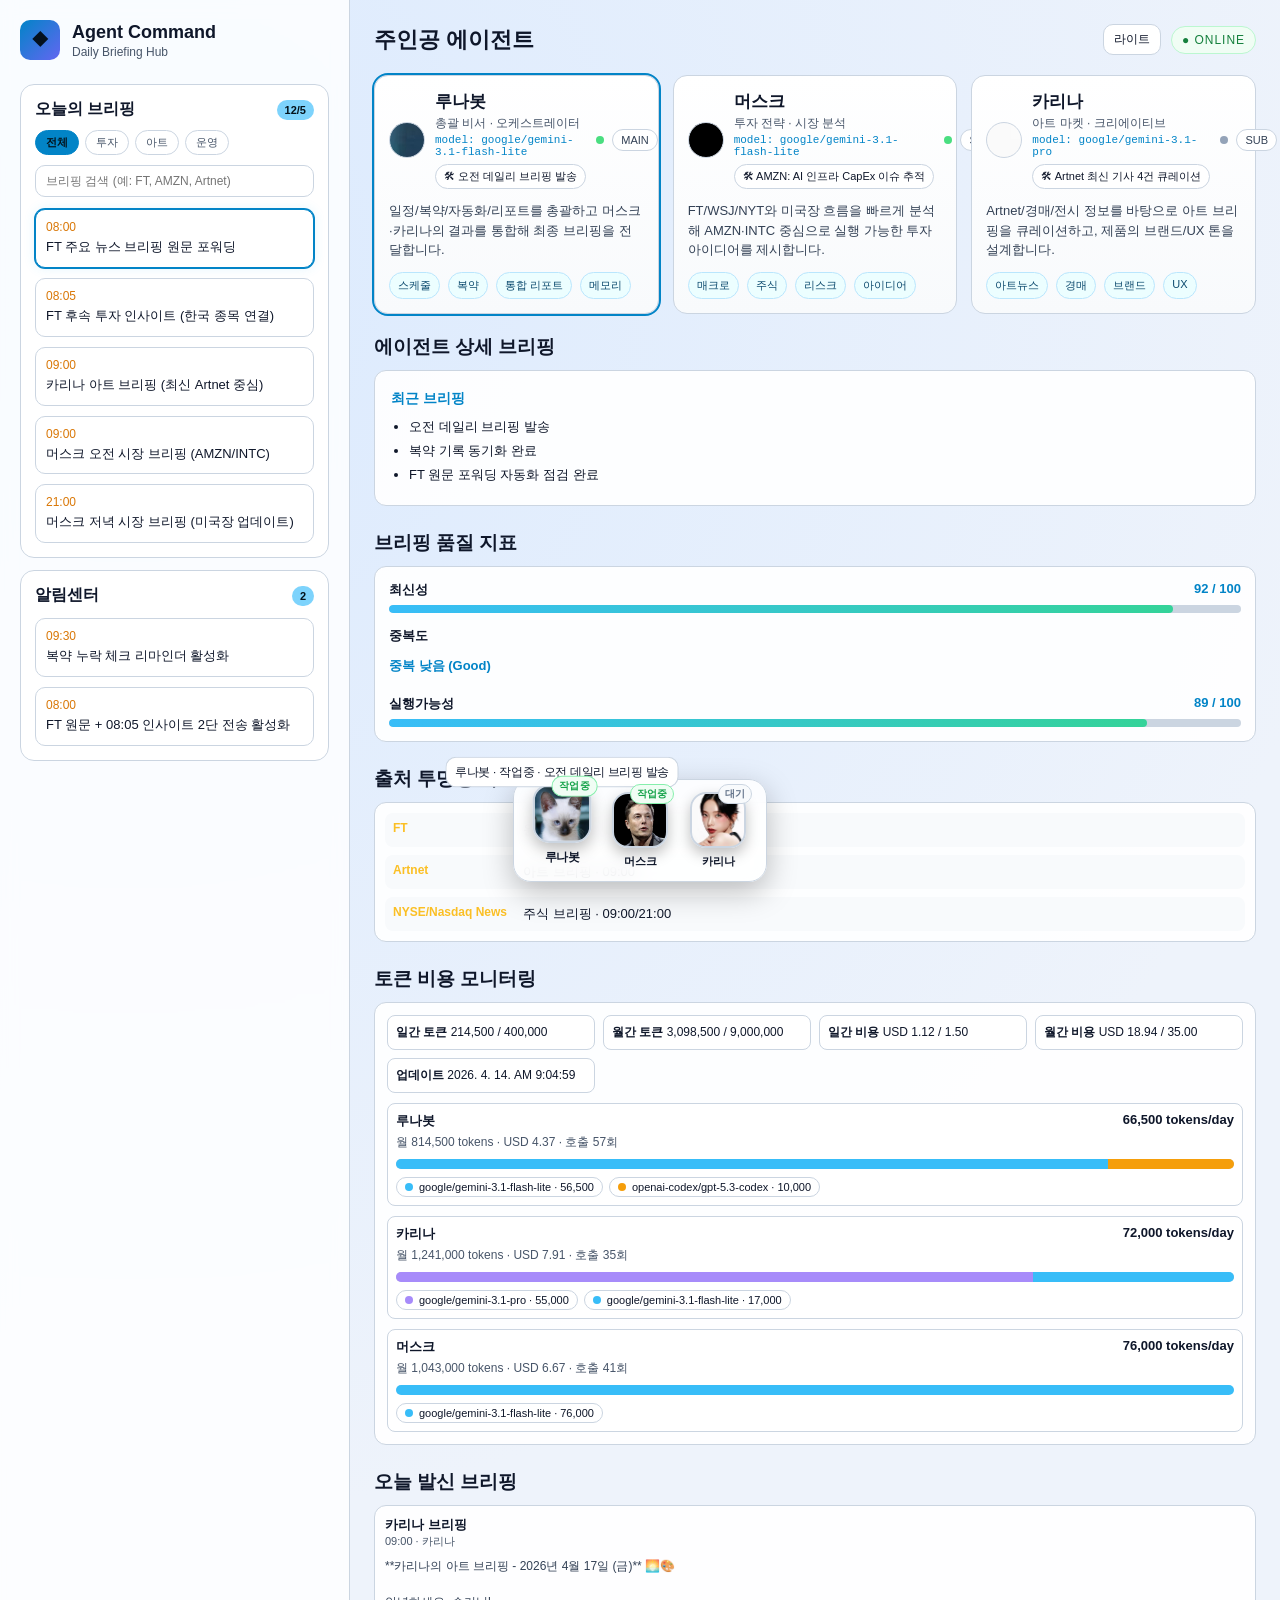
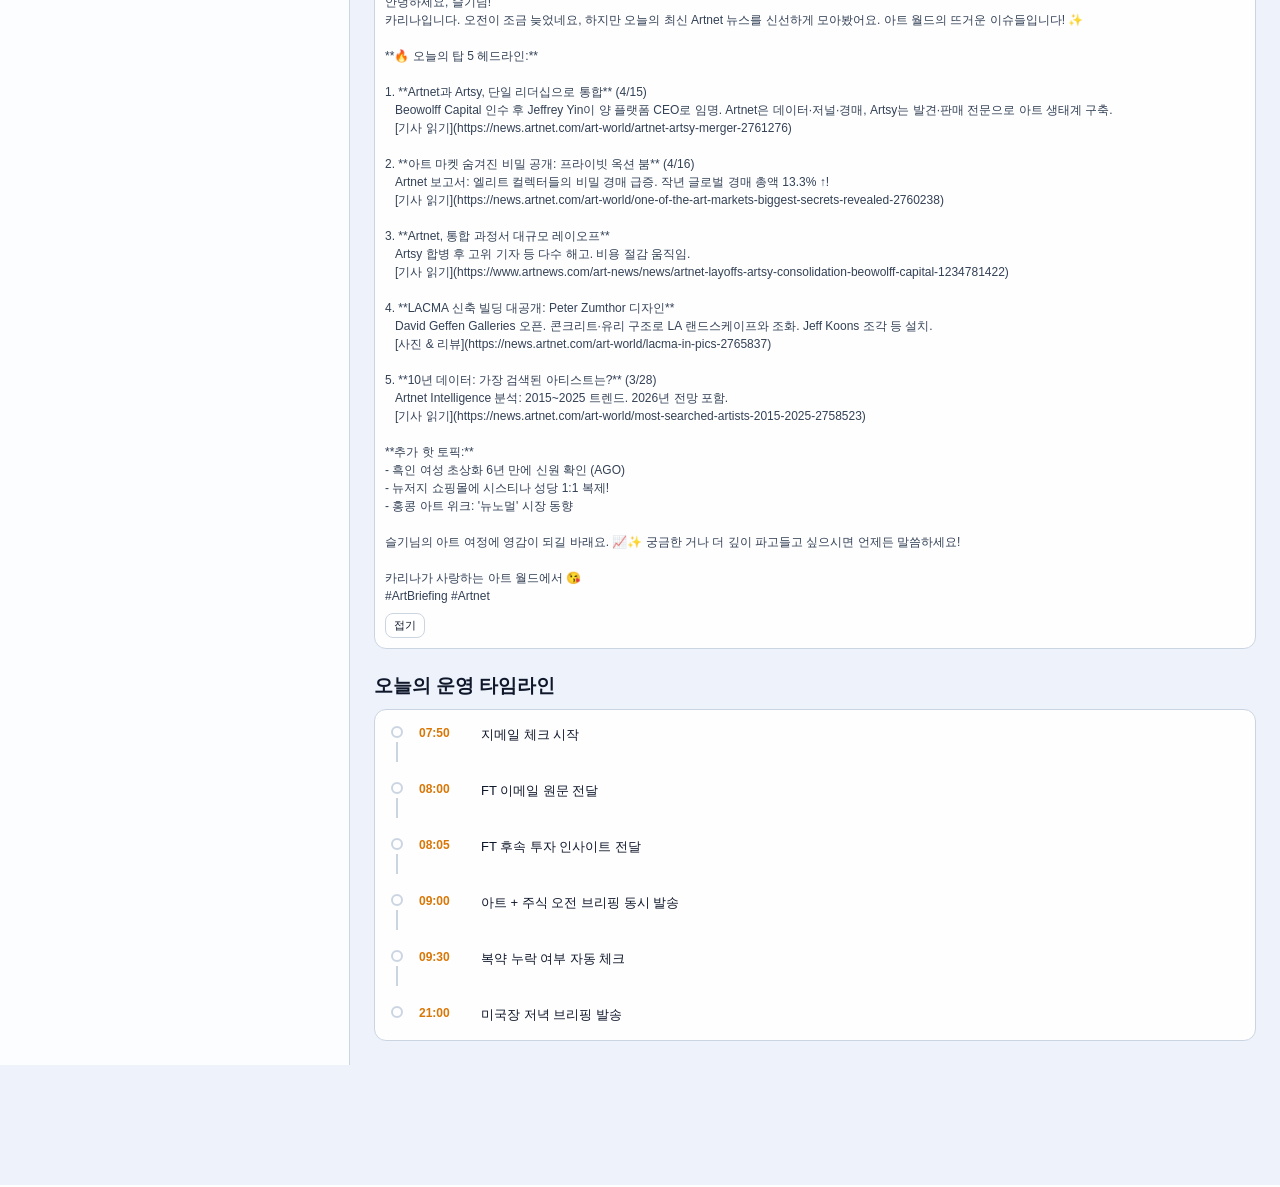
<file: index.html>
<!doctype html>
<html lang="ko">
  <head>
    <meta charset="UTF-8" />
    <meta name="viewport" content="width=device-width, initial-scale=1.0" />
    <title>Agent Command Center</title>
    <link rel="stylesheet" href="./styles.css?v=20260317modelbar1" />
  </head>
  <body>
    <div class="app">
      <aside class="sidebar" role="complementary" aria-label="브리핑 사이드바">
        <div class="brand">
          <div class="logo" aria-hidden="true">&#9670;</div>
          <div>
            <h1>Agent Command</h1>
            <p>Daily Briefing Hub</p>
          </div>
        </div>

        <section class="news-panel" aria-label="오늘의 브리핑">
          <div class="panel-title-row">
            <h2>오늘의 브리핑</h2>
            <span id="todayDate" class="chip"></span>
          </div>
          <div class="filter-row" id="filterRow" role="toolbar" aria-label="카테고리 필터"></div>
          <label for="briefingSearch" class="sr-only">브리핑 검색</label>
          <input id="briefingSearch" class="search" placeholder="브리핑 검색 (예: FT, AMZN, Artnet)" />
          <ul id="briefingList" class="briefing-list" role="list"></ul>
        </section>

        <section class="news-panel" style="margin-top:12px;" aria-label="알림센터">
          <div class="panel-title-row">
            <h2>알림센터</h2>
            <span id="noticeBadge" class="chip">0</span>
          </div>
          <ul id="noticeList" class="briefing-list" role="list"></ul>
        </section>
      </aside>

      <main class="main" role="main">
        <div id="skeletonLoader" class="skeleton-wrap" aria-live="polite" aria-label="로딩 중">
          <div class="skeleton-card"></div>
          <div class="skeleton-card"></div>
          <div class="skeleton-card"></div>
        </div>

        <div id="mainContent" class="main-content">
          <header class="header">
            <h2>주인공 에이전트</h2>
            <div class="header-actions">
              <button id="themeToggle" class="theme-btn" aria-label="테마 전환">다크</button>
              <div class="status" role="status" aria-label="시스템 상태">&#9679; ONLINE</div>
            </div>
          </header>

          <section class="cards" id="agentCards" role="tablist" aria-label="에이전트 목록"></section>

          <section class="detail-wrap">
            <h3>에이전트 상세 브리핑</h3>
            <div id="agentDetail" class="agent-detail" role="tabpanel" aria-label="에이전트 상세 정보">
              카드를 클릭하면 최근 브리핑 원문/요약이 표시됩니다.
            </div>
          </section>

          <section class="timeline-wrap" aria-label="브리핑 품질 지표">
            <h3>브리핑 품질 지표</h3>
            <div id="qualityBoard" class="quality-board"></div>
          </section>

          <section class="timeline-wrap" aria-label="출처 투명성">
            <h3>출처 투명성 카드</h3>
            <div id="sourceBoard" class="timeline"></div>
          </section>

          <section class="timeline-wrap" aria-label="토큰 비용 모니터링">
            <h3>토큰 비용 모니터링</h3>
            <div id="costBoard" class="cost-board"></div>
          </section>

          <section class="timeline-wrap" aria-label="오늘 발신 브리핑">
            <h3>오늘 발신 브리핑</h3>
            <div id="dailyReports" class="report-list"></div>
          </section>

          <section class="timeline-wrap" aria-label="운영 타임라인">
            <h3>오늘의 운영 타임라인</h3>
            <div id="timeline" class="timeline-visual"></div>
          </section>
        </div>
      </main>
    </div>

    <template id="agentCardTemplate">
      <article class="agent-card" role="tab" tabindex="0" aria-selected="false">
        <div class="card-top">
          <div class="avatar" aria-hidden="true">
            <span class="avatar-initial"></span>
          </div>
          <div>
            <h3 class="name"></h3>
            <p class="role"></p>
            <p class="model"></p>
            <button class="task-btn" type="button" aria-label="현재 작업"></button>
          </div>
          <div class="card-top-right">
            <span class="agent-status-dot" aria-label="에이전트 상태"></span>
            <span class="mode"></span>
          </div>
        </div>
        <p class="desc"></p>
        <div class="tags"></div>
      </article>
    </template>

    <nav id="agentDock" class="agent-dock" aria-label="에이전트 캐릭터 도크"></nav>

    <script src="./script.js?v=20260317timeline1"></script>
  </body>
</html>
</file>
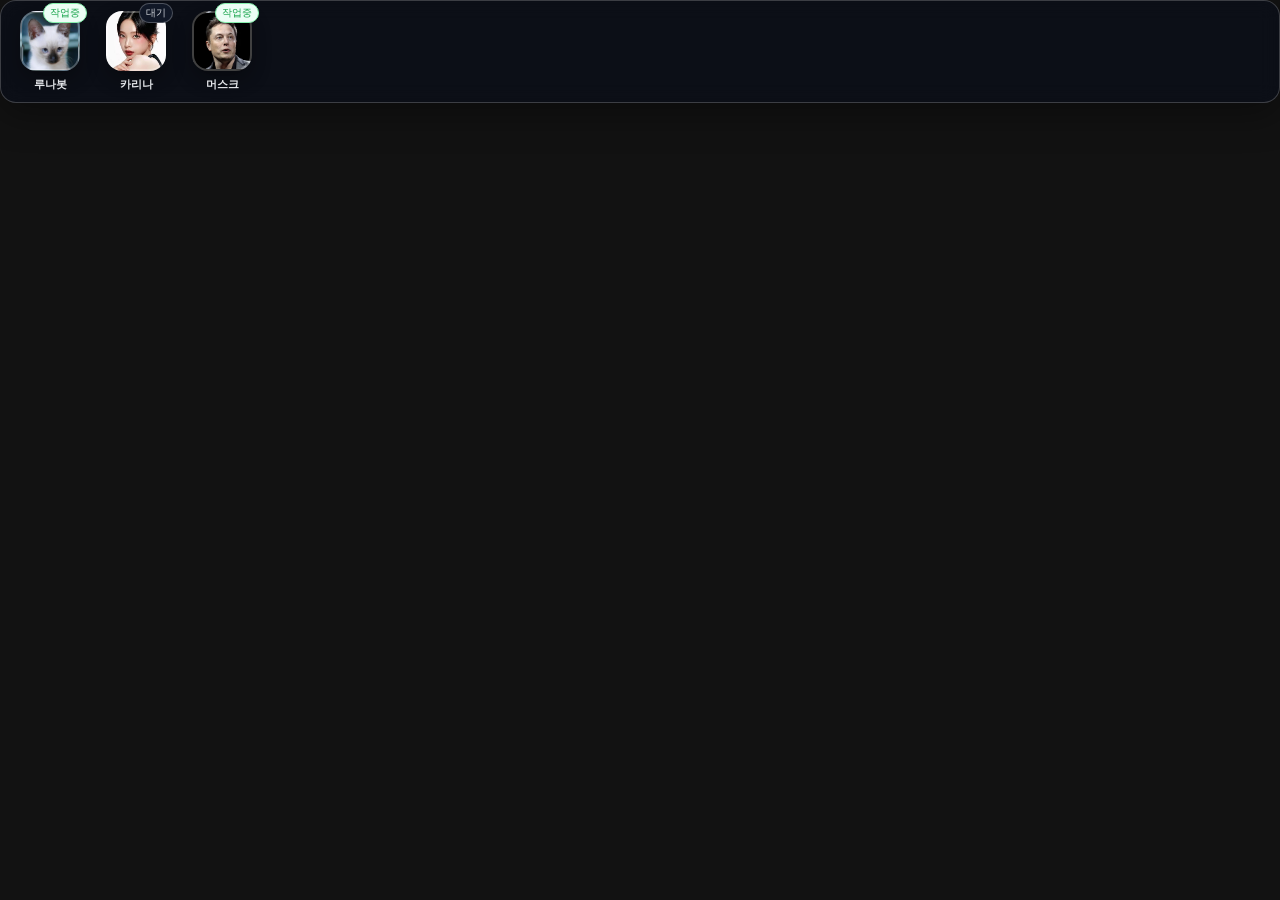
<file: dock-popup.html>
<!doctype html>
<html lang="ko">
<head>
  <meta charset="UTF-8" />
  <meta name="viewport" content="width=device-width, initial-scale=1.0" />
  <title>Agent Dock</title>
  <style>
    :root { color-scheme: dark; }
    html, body { margin:0; background: transparent; font-family: Inter, Pretendard, sans-serif; }
    .dock {
      margin: 0;
      display:flex; gap:12px; align-items:flex-end;
      padding:10px 12px;
      border-radius: 16px;
      border:1px solid rgba(255,255,255,.2);
      background: rgba(10,15,25,.72);
      backdrop-filter: blur(10px);
      box-shadow: 0 12px 35px rgba(0,0,0,.35);
      -webkit-app-region: drag;
    }
    .item {
      width: 74px; text-align:center; color:#e5e7eb; position:relative;
      -webkit-app-region: no-drag;
      cursor:pointer;
      transition: transform .16s ease;
    }
    .item:hover { transform: translateY(-8px) scale(1.08); }
    .avatar {
      width:56px; height:56px; border-radius: 16px; margin: 0 auto 6px;
      background-size: cover; background-position:center;
      border:2px solid rgba(255,255,255,.25);
      box-shadow: 0 8px 18px rgba(0,0,0,.35);
    }
    .name { font-size:11px; font-weight:700; }
    .badge {
      position:absolute; right:0; top:-8px;
      font-size:10px; padding:2px 6px; border-radius:999px;
      border:1px solid rgba(255,255,255,.25);
      background:#111827; color:#d1d5db;
    }
    .working { color:#16a34a; background:#ecfdf5; border-color:#86efac; }
    .bubble {
      position:absolute; bottom:76px; left:50%; transform:translateX(-50%) translateY(6px);
      font-size:11px; white-space:nowrap; opacity:0;
      background:#0f172a; color:#e2e8f0; border:1px solid #334155;
      border-radius:10px; padding:6px 8px;
      transition: all .14s ease;
      pointer-events:none;
    }
    .item:hover .bubble { opacity:1; transform:translateX(-50%) translateY(0); }
  </style>
</head>
<body>
  <div class="dock">
    <div class="item" onclick="openMain('luna')">
      <div class="bubble">루나봇 · 총괄</div>
      <div class="avatar" style="background-image:url('./assets/luna.jpg')"></div>
      <span class="badge working">작업중</span>
      <div class="name">루나봇</div>
    </div>
    <div class="item" onclick="openMain('kurina')">
      <div class="bubble">카리나 · 아트</div>
      <div class="avatar" style="background-image:url('./assets/karina.jpg')"></div>
      <span class="badge">대기</span>
      <div class="name">카리나</div>
    </div>
    <div class="item" onclick="openMain('musku')">
      <div class="bubble">머스크 · 투자</div>
      <div class="avatar" style="background-image:url('./assets/musk.png')"></div>
      <span class="badge working">작업중</span>
      <div class="name">머스크</div>
    </div>
  </div>

  <script>
    function openMain(agentId) {
      const url = `https://lunadad.github.io/agent-dashboard/?agent=${agentId}`;
      window.open(url, '_blank');
    }
  </script>
</body>
</html>
</file>
<file: styles.css>
:root {
  --bg: #0b1020;
  --card: #121a2b;
  --muted: #94a3b8;
  --text: #e2e8f0;
  --line: #24324b;
  --accent: #38bdf8;
  --accent2: #f59e0b;
  --sidebar-bg: rgba(6, 10, 20, 0.75);
  --panel-bg: rgba(18, 26, 43, 0.8);
  --item-bg: #0d1628;
  --detail-bg: rgba(10, 16, 30, 0.7);
  --gradient-start: #17213a;
  --card-gradient-start: #121a2b;
  --card-gradient-end: #0f1626;
  --tag-bg: #0b2233;
  --tag-border: #123b55;
  --tag-color: #7dd3fc;
  --desc-color: #cbd5e1;
  --mode-border: #334155;
  --mode-color: #cbd5e1;
  --timeline-item-bg: #0f172a;
}

body.light {
  --bg: #eef3fb;
  --card: #ffffff;
  --muted: #475569;
  --text: #0f172a;
  --line: #cbd5e1;
  --accent: #0284c7;
  --accent2: #d97706;
  --sidebar-bg: rgba(255, 255, 255, 0.82);
  --panel-bg: rgba(255, 255, 255, 0.92);
  --item-bg: #ffffff;
  --detail-bg: rgba(255, 255, 255, 0.92);
  --gradient-start: #dbeafe;
  --card-gradient-start: #ffffff;
  --card-gradient-end: #f8fafc;
  --tag-bg: #ecfeff;
  --tag-border: #bae6fd;
  --tag-color: #0c4a6e;
  --desc-color: #334155;
  --mode-border: #cbd5e1;
  --mode-color: #334155;
  --timeline-item-bg: #f8fafc;
}

/* OS dark mode preference */
@media (prefers-color-scheme: light) {
  :root:not(:has(body.dark)):not(:has(body.light)) body {
    /* applied via JS instead for proper localStorage override */
  }
}

* { box-sizing: border-box; }

/* Screen-reader only utility */
.sr-only {
  position: absolute; width: 1px; height: 1px;
  padding: 0; margin: -1px; overflow: hidden;
  clip: rect(0,0,0,0); border: 0;
}

body {
  margin: 0;
  font-family: Inter, Pretendard, -apple-system, BlinkMacSystemFont, "Segoe UI", sans-serif;
  color: var(--text);
  background: radial-gradient(circle at 10% 10%, var(--gradient-start) 0%, var(--bg) 45%);
  padding-bottom: 120px;
}

.app {
  min-height: 100vh;
  display: grid;
  grid-template-columns: 350px 1fr;
}

/* ── Sidebar ── */
.sidebar {
  border-right: 1px solid var(--line);
  padding: 20px;
  background: var(--sidebar-bg);
  backdrop-filter: blur(8px);
}

.brand { display: flex; gap: 12px; align-items: center; margin-bottom: 24px; }
.logo {
  width: 40px; height: 40px; border-radius: 10px;
  display: grid; place-items: center;
  background: linear-gradient(135deg, var(--accent), #6366f1);
  color: #04111f; font-weight: 800;
}
.brand h1 { margin: 0; font-size: 18px; }
.brand p { margin: 2px 0 0; color: var(--muted); font-size: 12px; }

.news-panel {
  border: 1px solid var(--line);
  border-radius: 14px;
  padding: 14px;
  background: var(--panel-bg);
}
.panel-title-row { display: flex; justify-content: space-between; align-items: center; }
.news-panel h2 { margin: 0; font-size: 16px; }
.chip {
  font-size: 11px;
  color: #03121a;
  background: #7dd3fc;
  border-radius: 999px;
  padding: 4px 8px;
  font-weight: 700;
  min-width: 22px;
  text-align: center;
}

/* ── Category filter row ── */
.filter-row {
  display: flex; gap: 6px; flex-wrap: wrap;
  margin-top: 10px;
}
.filter-btn {
  font-size: 11px;
  border-radius: 999px;
  padding: 4px 10px;
  border: 1px solid var(--line);
  background: var(--item-bg);
  color: var(--muted);
  cursor: pointer;
  transition: all 0.15s;
}
.filter-btn:hover { border-color: var(--accent); color: var(--accent); }
.filter-btn.active {
  background: var(--accent);
  color: #03121a;
  border-color: var(--accent);
  font-weight: 700;
}

.search {
  width: 100%;
  margin-top: 10px;
  border: 1px solid var(--line);
  background: var(--item-bg);
  color: var(--text);
  border-radius: 10px;
  padding: 8px 10px;
  font-size: 12px;
}

.briefing-list { list-style: none; margin: 12px 0 0; padding: 0; display: grid; gap: 10px; }
.briefing-list li {
  border: 1px solid var(--line);
  border-radius: 10px;
  padding: 10px;
  background: var(--item-bg);
  transition: opacity 0.2s;
}
.briefing-list li.past { opacity: 0.45; }
.briefing-list li.next {
  border-color: var(--accent);
  box-shadow: 0 0 0 1px var(--accent), 0 0 12px rgba(56,189,248,0.15);
}
.briefing-list .time { color: var(--accent2); font-size: 12px; margin-bottom: 4px; display: block; }
.briefing-list .headline { font-size: 13px; line-height: 1.45; }

/* ── Main content ── */
.main { padding: 24px; }
.header {
  display: flex;
  justify-content: space-between;
  align-items: center;
  margin-bottom: 20px;
}
.header h2 { margin: 0; font-size: 22px; }
.header-actions { display: flex; align-items: center; gap: 10px; }
.theme-btn {
  border: 1px solid var(--line);
  background: var(--card);
  color: var(--text);
  border-radius: 10px;
  padding: 6px 10px;
  font-size: 12px;
  cursor: pointer;
}
.status {
  font-size: 12px;
  letter-spacing: 0.08em;
  color: #86efac;
  border: 1px solid #14532d;
  background: #052e16;
  padding: 6px 10px;
  border-radius: 999px;
}
body.light .status {
  color: #15803d;
  border-color: #bbf7d0;
  background: #f0fdf4;
}

/* ── Skeleton loading ── */
.skeleton-wrap {
  display: grid;
  grid-template-columns: repeat(auto-fit, minmax(260px, 1fr));
  gap: 14px;
  padding: 24px;
}
.skeleton-card {
  height: 160px;
  border-radius: 14px;
  background: linear-gradient(90deg, var(--card) 25%, var(--line) 50%, var(--card) 75%);
  background-size: 200% 100%;
  animation: shimmer 1.5s infinite;
}
@keyframes shimmer {
  0% { background-position: 200% 0; }
  100% { background-position: -200% 0; }
}
/* Hidden until JS calls showContent() via try/finally (guaranteed) */
.main-content { display: none; }
.main-content.loaded { display: block; }

/* ── Agent Cards ── */
.cards {
  display: grid;
  grid-template-columns: repeat(auto-fit, minmax(260px, 1fr));
  gap: 14px;
}
.agent-card {
  border: 1px solid var(--line);
  border-radius: 14px;
  padding: 14px;
  background: linear-gradient(180deg, var(--card-gradient-start) 0%, var(--card-gradient-end) 100%);
  cursor: pointer;
  transition: outline 0.15s, transform 0.15s;
  outline: 2px solid transparent;
}
.agent-card:hover { transform: translateY(-2px); }
.agent-card:focus-visible { outline: 2px solid var(--accent); outline-offset: 2px; }
.agent-card.active { outline: 2px solid var(--accent); }
.card-top { display: flex; align-items: center; gap: 10px; }
.card-top-right { margin-left: auto; display: flex; align-items: center; gap: 8px; }

/* ── Agent Avatars ── */
.avatar {
  width: 36px; height: 36px; border-radius: 50%;
  display: grid; place-items: center;
  position: relative;
  flex-shrink: 0;
  background: linear-gradient(135deg, #38bdf8, #f59e0b);
  background-size: cover;
  background-position: center;
}
.avatar.has-img {
  border: 1px solid var(--line);
}
.avatar-initial {
  font-size: 14px; font-weight: 800; color: #fff;
  text-shadow: 0 1px 2px rgba(0,0,0,0.3);
}

/* Per-agent colors */
.agent-card[data-id="luna"] .avatar { background: linear-gradient(135deg, #38bdf8, #6366f1); }
.agent-card[data-id="musku"] .avatar { background: linear-gradient(135deg, #34d399, #059669); }
.agent-card[data-id="kurina"] .avatar { background: linear-gradient(135deg, #c084fc, #7c3aed); }

/* ── Agent status dot ── */
.agent-status-dot {
  width: 8px; height: 8px; border-radius: 50%;
  display: inline-block;
}
.agent-status-dot.idle { background: #94a3b8; }
.agent-status-dot.working {
  background: #4ade80;
  animation: pulse-dot 1.5s ease-in-out infinite;
}
.agent-status-dot.error { background: #f87171; }
@keyframes pulse-dot {
  0%, 100% { box-shadow: 0 0 0 0 rgba(74,222,128,0.5); }
  50% { box-shadow: 0 0 0 6px rgba(74,222,128,0); }
}

.name { margin: 0; font-size: 17px; }
.role { margin: 2px 0 0; font-size: 12px; color: var(--muted); }
.model { margin: 2px 0 0; font-size: 11px; color: var(--accent); font-family: "JetBrains Mono", ui-monospace, Menlo, monospace; }
.task-btn {
  margin-top: 6px;
  max-width: 280px;
  border: 1px solid var(--line);
  border-radius: 999px;
  background: var(--item-bg);
  color: var(--text);
  font-size: 11px;
  padding: 4px 8px;
  text-align: left;
  overflow: hidden;
  text-overflow: ellipsis;
  white-space: nowrap;
}
.mode {
  font-size: 11px;
  border: 1px solid var(--mode-border);
  border-radius: 999px;
  padding: 4px 8px;
  color: var(--mode-color);
  background: var(--card);
}
.desc { color: var(--desc-color); font-size: 13px; line-height: 1.5; margin: 12px 0; }
.tags { display: flex; gap: 8px; flex-wrap: wrap; }
.tags span {
  font-size: 11px;
  border-radius: 999px;
  padding: 5px 8px;
  background: var(--tag-bg);
  border: 1px solid var(--tag-border);
  color: var(--tag-color);
}

/* ── Agent Detail (markdown-like) ── */
.detail-wrap { margin-top: 20px; }
.detail-wrap h3 { margin: 0 0 10px; }
.agent-detail {
  border: 1px solid var(--line);
  border-radius: 12px;
  padding: 16px;
  background: var(--detail-bg);
  color: var(--text);
  line-height: 1.6;
}
.agent-detail .detail-heading {
  font-weight: 700;
  font-size: 14px;
  color: var(--accent);
  margin: 0 0 8px;
}
.agent-detail ul {
  margin: 0; padding: 0 0 0 18px;
  list-style: disc;
}
.agent-detail ul li {
  font-size: 13px;
  line-height: 1.55;
  margin-bottom: 4px;
}

/* ── Quality board (progress bars) ── */
.quality-board {
  border: 1px solid var(--line);
  border-radius: 12px;
  padding: 14px;
  background: var(--detail-bg);
  display: grid;
  gap: 14px;
}
.quality-item { display: flex; flex-direction: column; gap: 6px; }
.quality-label {
  display: flex; justify-content: space-between;
  font-size: 13px; font-weight: 600;
}
.quality-label .val { color: var(--accent); }
.progress-track {
  height: 8px; border-radius: 999px;
  background: var(--line);
  overflow: hidden;
}
.progress-fill {
  height: 100%; border-radius: 999px;
  transition: width 0.6s ease;
}
.progress-fill.high { background: linear-gradient(90deg, #38bdf8, #34d399); }
.progress-fill.mid { background: linear-gradient(90deg, #fbbf24, #f59e0b); }
.progress-fill.low { background: linear-gradient(90deg, #f87171, #ef4444); }
.quality-text {
  font-size: 13px;
  color: var(--accent);
  font-weight: 600;
  padding: 6px 0;
}

/* ── Source & generic matrix ── */
.timeline {
  border: 1px solid var(--line);
  border-radius: 12px;
  padding: 10px;
  background: var(--detail-bg);
  display: grid;
  gap: 8px;
}
.timeline .item {
  display: grid;
  grid-template-columns: 120px 1fr;
  gap: 10px;
  padding: 8px;
  border-radius: 8px;
  background: var(--timeline-item-bg);
}
.timeline .t { color: #fbbf24; font-size: 12px; font-weight: 600; }
.timeline .m { color: var(--text); font-size: 13px; }

/* ── Visual Timeline ── */
.timeline-wrap { margin-top: 24px; }
.timeline-wrap h3 { margin: 0 0 10px; }

.cost-board {
  border: 1px solid var(--line);
  border-radius: 12px;
  padding: 12px;
  background: var(--detail-bg);
  display: grid;
  gap: 10px;
}
.cost-summary {
  display: grid;
  grid-template-columns: repeat(auto-fit, minmax(170px, 1fr));
  gap: 8px;
  font-size: 12px;
}
.cost-summary > div {
  border: 1px solid var(--line);
  border-radius: 8px;
  padding: 8px;
  background: var(--item-bg);
}
.cost-item {
  border: 1px solid var(--line);
  border-radius: 8px;
  padding: 8px;
  background: var(--item-bg);
}
.cost-head {
  display: flex;
  justify-content: space-between;
  font-size: 13px;
  font-weight: 700;
}
.cost-sub {
  margin-top: 4px;
  font-size: 12px;
  color: var(--muted);
}
.model-bar {
  margin-top: 8px;
  width: 100%;
  height: 10px;
  border-radius: 999px;
  overflow: hidden;
  display: flex;
  background: var(--line);
}
.model-seg {
  height: 100%;
}
.model-legend {
  margin-top: 8px;
  display: flex;
  gap: 6px;
  flex-wrap: wrap;
}
.model-chip {
  display: inline-flex;
  align-items: center;
  gap: 6px;
  font-size: 11px;
  border: 1px solid var(--line);
  border-radius: 999px;
  padding: 3px 8px;
  background: var(--card);
}
.model-chip i {
  width: 8px;
  height: 8px;
  border-radius: 50%;
  display: inline-block;
}

.timeline-visual {
  border: 1px solid var(--line);
  border-radius: 12px;
  padding: 16px 14px;
  background: var(--detail-bg);
  position: relative;
}
.tl-item {
  display: flex;
  align-items: flex-start;
  gap: 14px;
  position: relative;
  padding-bottom: 20px;
}
.tl-item:last-child { padding-bottom: 0; }
.tl-item:last-child .tl-line { display: none; }

.tl-dot-wrap {
  display: flex;
  flex-direction: column;
  align-items: center;
  position: relative;
  min-width: 16px;
}
.tl-dot {
  width: 12px; height: 12px; border-radius: 50%;
  background: var(--line);
  border: 2px solid var(--muted);
  z-index: 1;
  flex-shrink: 0;
}
.tl-line {
  width: 2px;
  flex: 1;
  background: var(--line);
  margin-top: 4px;
  min-height: 20px;
}
.tl-item.past .tl-dot { background: var(--muted); border-color: var(--muted); }
.tl-item.current .tl-dot {
  background: var(--accent);
  border-color: var(--accent);
  box-shadow: 0 0 0 4px rgba(56,189,248,0.25);
}
.tl-item.current .tl-line { background: var(--accent); }
.tl-item.future .tl-dot { background: transparent; border-color: var(--line); }

.tl-time {
  font-size: 12px;
  color: var(--accent2);
  font-weight: 700;
  min-width: 48px;
  padding-top: 0;
}
.tl-label {
  font-size: 13px;
  color: var(--text);
  padding-top: 0;
}
.tl-item.past .tl-time,
.tl-item.past .tl-label { opacity: 0.45; }
.tl-item.current .tl-label { font-weight: 600; color: var(--accent); }

/* ── Responsive ── */
/* ── Daily report list (collapsible) ── */
.report-list { display: grid; gap: 10px; }
.report-item {
  border: 1px solid var(--line);
  border-radius: 12px;
  background: var(--detail-bg);
  padding: 10px;
}
.report-head {
  display:flex; align-items:center; justify-content:space-between; gap:10px;
}
.report-title { font-size: 13px; font-weight: 700; color: var(--text); }
.report-meta { font-size: 11px; color: var(--muted); }
.report-body {
  margin-top: 8px;
  font-size: 12px;
  color: var(--desc-color);
  line-height: 1.5;
  white-space: pre-wrap;
}
.report-body.clamped {
  display: -webkit-box;
  -webkit-line-clamp: 3;
  -webkit-box-orient: vertical;
  overflow: hidden;
}
.report-toggle {
  margin-top: 8px;
  border: 1px solid var(--line);
  border-radius: 8px;
  background: var(--item-bg);
  color: var(--text);
  font-size: 11px;
  padding: 4px 8px;
  cursor: pointer;
}

/* ── Character Dock (desktop fixed) ── */
.agent-dock {
  position: fixed;
  left: 50%;
  bottom: 18px;
  transform: translateX(-50%);
  z-index: 60;
  display: flex;
  gap: 14px;
  padding: 12px 16px;
  border: 1px solid var(--line);
  border-radius: 18px;
  background: color-mix(in oklab, var(--panel-bg) 92%, transparent);
  backdrop-filter: blur(10px);
  box-shadow: 0 10px 30px rgba(0,0,0,0.25);
}

.dock-item {
  position: relative;
  width: 64px;
  display: grid;
  justify-items: center;
  gap: 6px;
  cursor: pointer;
  transition: transform .2s ease;
  border: 0;
  background: transparent;
  color: inherit;
  padding: 0;
}
.dock-item:hover { transform: translateY(-8px) scale(1.08); }
.dock-item.active { transform: translateY(-6px) scale(1.05); }

.dock-avatar {
  width: 56px;
  height: 56px;
  border-radius: 16px;
  border: 2px solid var(--line);
  background-size: cover;
  background-position: center;
  box-shadow: 0 6px 14px rgba(0,0,0,.25);
}

.dock-name {
  font-size: 11px;
  color: var(--text);
  font-weight: 700;
}

.dock-status {
  position: absolute;
  top: -8px;
  right: -2px;
  font-size: 10px;
  font-weight: 700;
  padding: 2px 6px;
  border-radius: 999px;
  border: 1px solid var(--line);
  background: var(--card);
  color: var(--muted);
}
.dock-status.working { color: #16a34a; border-color: #86efac; background: #f0fdf4; }
.dock-status.idle { color: #64748b; background: #f8fafc; }

.dock-bubble {
  position: absolute;
  bottom: 74px;
  white-space: nowrap;
  font-size: 11px;
  padding: 6px 8px;
  border-radius: 10px;
  border: 1px solid var(--line);
  background: var(--card);
  color: var(--text);
  opacity: 0;
  pointer-events: none;
  transform: translateY(6px);
  transition: all .18s ease;
}
.dock-item.active .dock-bubble {
  opacity: 1;
  transform: translateY(0);
}

@media (max-width: 980px) {
  body { padding-bottom: 96px; }
  .app { grid-template-columns: 1fr; }
  .sidebar { border-right: none; border-bottom: 1px solid var(--line); }
  .agent-dock {
    width: calc(100% - 20px);
    left: 10px;
    transform: none;
    justify-content: space-around;
    bottom: 10px;
    padding: 10px;
    border-radius: 14px;
  }
}
</file>
